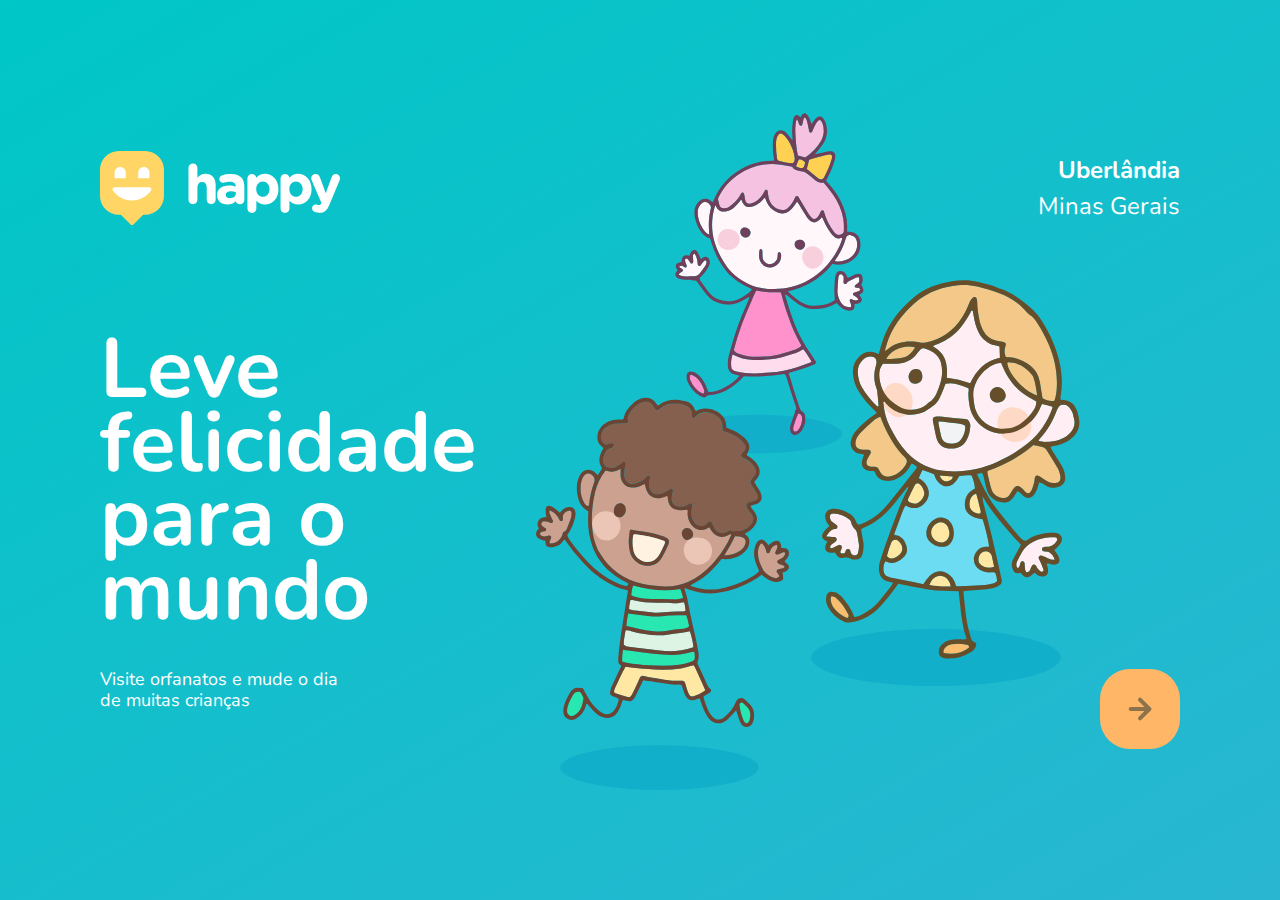
<file: index.html>
<!DOCTYPE html>
<html lang="pt-br">

<head>
    <meta charset="UTF-8">
    <meta name="viewport" content="width=device-width, initial-scale=1.0">
    <link rel="icon" href="./public/images/logo-icon.png">

    <!-- styles -->
    <link rel="stylesheet" href="./public/css/main.css">
    <link rel="stylesheet" href="./public/css/page-landing.css">
    <link rel="stylesheet" href="./public/css/animations.css">
    <link href="https://fonts.googleapis.com/css2?family=Nunito:wght@400;600;800&display=swap" rel="stylesheet">

    <title>Happy</title>
</head>

<body>
    <div id="page-landing">
        <div id="container">
            <header>
                <img class="animate-up" id="logo" src="./public/images/logo.svg" alt="Logomarca de Happy">
                <div class="location animate-up">
                    <strong>Uberlândia</strong>
                    <p>Minas Gerais</p>
                </div>
            </header>
            <main>
                <h1 class="animate-up">Leve felicidade para o mundo</h1>
                <section class="visit">
                    <p class="animate-up">Visite orfanatos e mude o dia de muitas crianças</p>
                    <a class="animate-up" href="./orphanages.html" title="Visite orfanatos">
                        <img src="./public/images/arrow.svg" alt="ir para o mapa">
                    </a>
                </section>
            </main>
        </div>
    </div>
</body>

</html>
</file>
<file: public/css/main.css>
* {
    margin: 0;
    padding: 0;
    box-sizing: border-box;
}
body {
    height: 100vh;
    color: #ffffff;
    background-color: #EBF2F5;
}
:root {
    font-size: 62.5%; /*10px*/
}
body, input, button, textarea {
    font: 400 1.8rem/1 'Nunito', sans-serif;
}
</file>
<file: public/css/page-landing.css>
#page-landing {
    background: linear-gradient(329.54deg, #29b6d1 0%, #00c7c7 100% );
    min-height: 100vh;
    display: flex;
    align-items: center;
    text-align: center;
}
#container {
    margin: auto;
    width: min(90vw, 1120px);
}
#logo {
    animation-delay: 50ms;
}
.location {
    animation-delay: 100ms;
}
.location, h1, .visit p {
    height: 16vh;
}
main h1 {
    animation-delay: 150ms;
    font-size: clamp(4rem, 8vw, 8.4rem);
    margin: clamp(10%, 9vh, 12%) 0 4rem;
}
.visit a {
    width: 8rem;
    height: 8rem;
    background-color: #ffb666;
    border: none;
    border-radius: 3rem;
    display: flex;
    align-items: center;
    justify-content: center;
    margin: auto;
    transition: background 200ms;
    animation-delay: 250ms;
}
.visit a:hover {
    background-color: #96feff;
}
.visit p {
    animation-delay: 200ms;
}

/* Desktop version */

@media (min-width: 760px) {
    /* [notebook screen]
    #page-landing{
        padding-bottom: 100px;
    }*/
    #container {
        padding: 5rem 2rem;
        background: url(../images/bg.svg) no-repeat 80% / clamp(30rem, 54vw, 56rem);

    }
    header{
        display: flex;
        align-items: center;
        justify-content: space-between;
    }
    .location, h1, .visit p {
        height: initial;
        text-align: initial;
    }
    .location {
        text-align: right;
        font-size: 2.4rem;
        line-height: 1.5;
    }
    main h1 {
        font-weight: bold;
        line-height: 0.88;
        width: min(300px, 80%)

    }
    .visit {
        display: flex;
        justify-content: space-between;
    }
    .visit p {
        line-height: 1.2;
        width: clamp(20rem, 20vw, 30rem);
    }
    .visit a {
        margin: initial;
    }
}
</file>
<file: public/css/animations.css>
@keyframes up {
    from {
        opacity: 0;
        transform: translateY(16px);
    }
    to {
        opacity: 1;
        transform: translateY(0px);
    }
}
@keyframes right {
    from {
        opacity: 0;
        transform: translateX(-100%);   
    }
    to {
        opacity: 1;
        transform: translateX(0);
    }
}
@keyframes appear {
    from{
        opacity: 0;
    }
    to {
        opacity: 1;
    }
}
.animate-up {
    animation-name: up;
    animation-duration: 300ms;
    animation-fill-mode: backwards;
}
.animate-right {
    animation-name: right;
    animation-duration: 400ms;
    animation-fill-mode: backwards;
}
.animate-appear {
    animation-name: appear;
    animation-delay: 300ms;
    animation-fill-mode: backwards;
}
</file>
